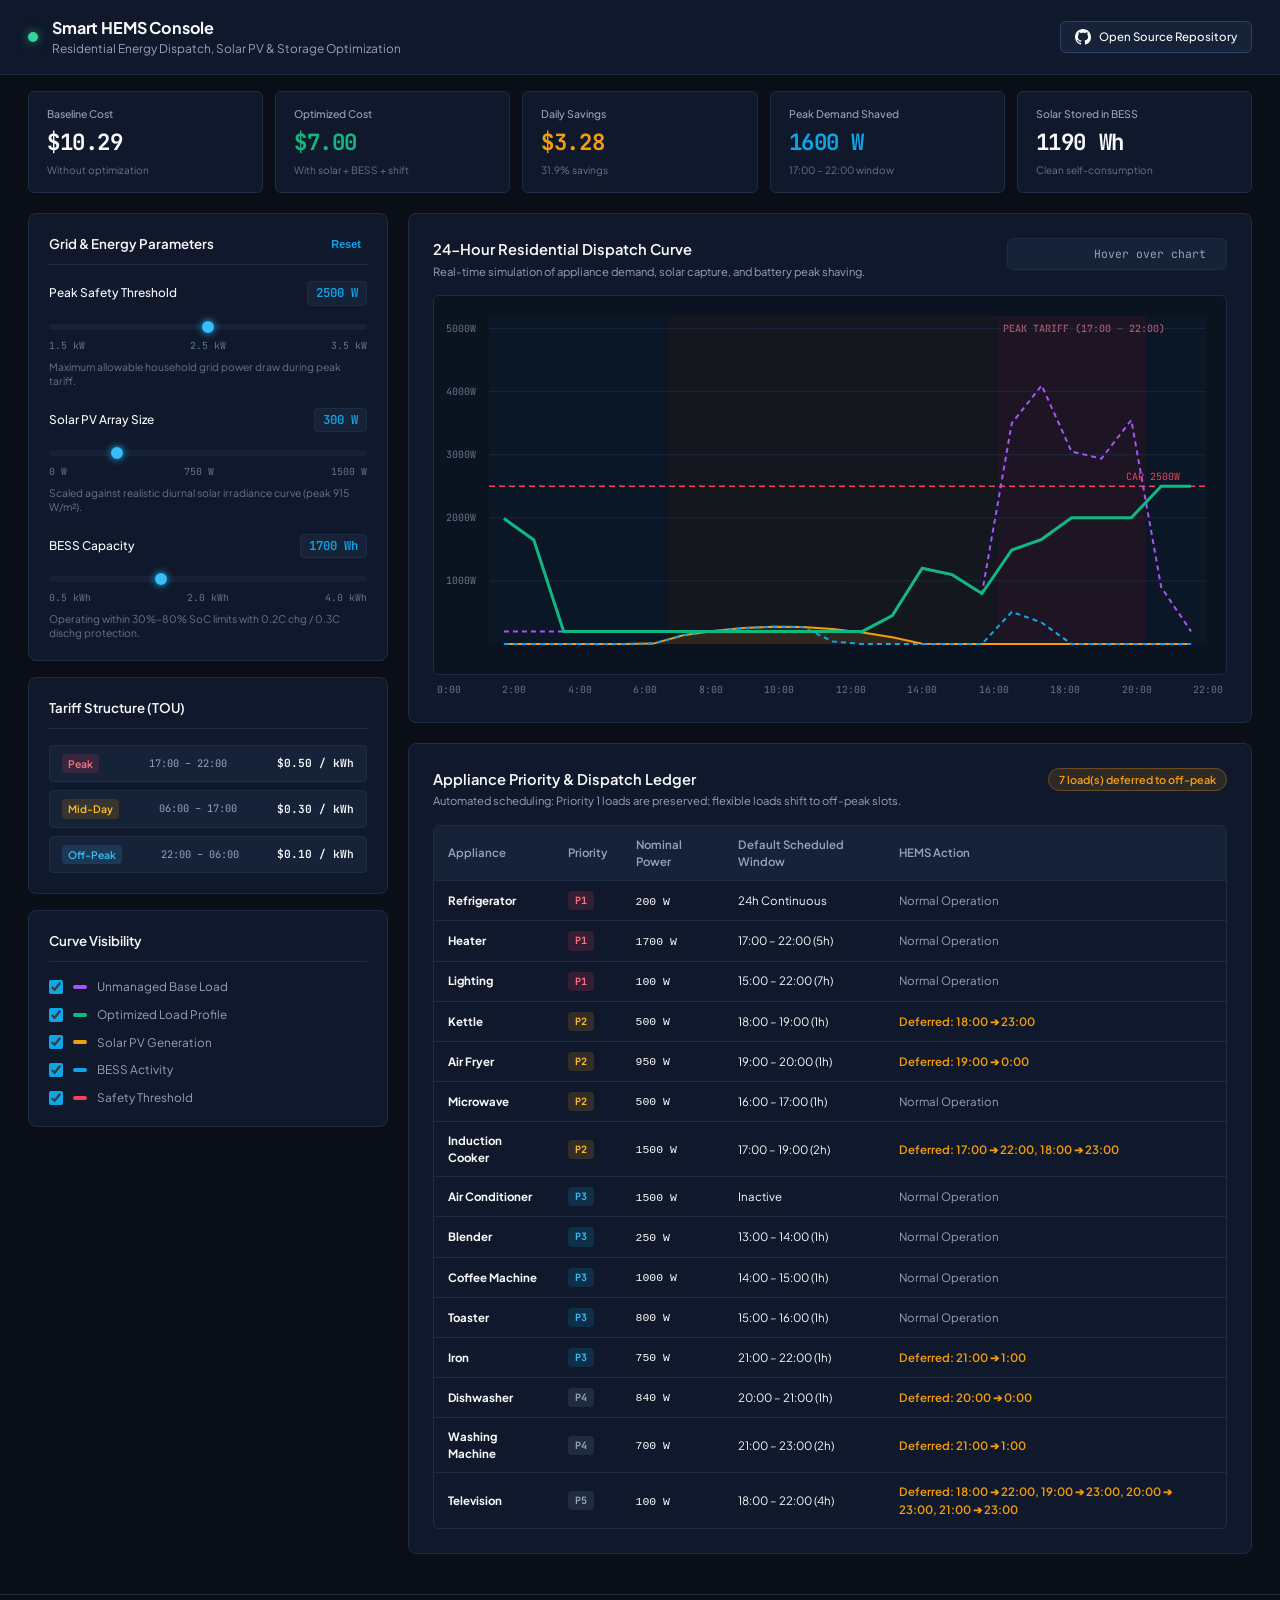
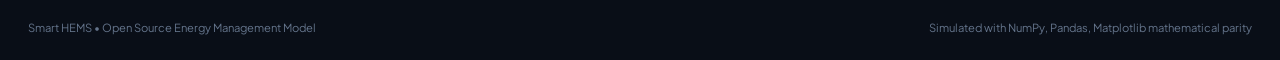
<file: docs/index.html>
<!DOCTYPE html>
<html lang="en">
<head>
  <meta charset="UTF-8">
  <meta name="viewport" content="width=device-width, initial-scale=1.0">
  <title>HEMS Console — Residential Energy Dispatch & Peak Shaving Simulator</title>
  <link rel="preconnect" href="https://fonts.googleapis.com">
  <link rel="preconnect" href="https://fonts.gstatic.com" crossorigin>
  <link href="https://fonts.googleapis.com/css2?family=JetBrains+Mono:wght@400;500;600;700&family=Plus+Jakarta+Sans:wght@400;500;600;700&display=swap" rel="stylesheet">
  <link rel="stylesheet" href="style.css">
</head>
<body>
  <!-- Top Operational Banner -->
  <header class="console-header">
    <div class="header-inner">
      <div class="brand-group">
        <div class="system-indicator active" aria-hidden="true"></div>
        <div>
          <h1 class="brand-title">Smart HEMS Console</h1>
          <p class="brand-desc">Residential Energy Dispatch, Solar PV & Storage Optimization</p>
        </div>
      </div>
      <div class="header-actions">
        <a href="https://github.com/ilter11/smart-hems-sim" class="repo-link" target="_blank" rel="noopener">
          <svg width="16" height="16" viewBox="0 0 16 16" fill="currentColor" aria-hidden="true">
            <path d="M8 0C3.58 0 0 3.58 0 8c0 3.54 2.29 6.53 5.47 7.59.4.07.55-.17.55-.38 0-.19-.01-.82-.01-1.49-2.01.37-2.53-.49-2.69-.94-.09-.23-.48-.94-.82-1.13-.28-.15-.68-.52-.01-.53.63-.01 1.08.58 1.23.82.72 1.21 1.87.87 2.33.66.07-.52.28-.87.51-1.07-1.78-.2-3.64-.89-3.64-3.95 0-.87.31-1.59.82-2.15-.08-.2-.36-1.02.08-2.12 0 0 .67-.21 2.2.82.64-.18 1.32-.27 2-.27.68 0 1.36.09 2 .27 1.53-1.04 2.2-.82 2.2-.82.44 1.1.16 1.92.08 2.12.51.56.82 1.27.82 2.15 0 3.07-1.87 3.75-3.65 3.95.29.25.54.73.54 1.48 0 1.07-.01 1.93-.01 2.2 0 .21.15.46.55.38A8.013 8.013 0 0016 8c0-4.42-3.58-8-8-8z"/>
          </svg>
          Open Source Repository
        </a>
      </div>
    </div>
  </header>

  <!-- Live Telemetry Bar -->
  <section class="telemetry-bar" aria-label="System Metrics">
    <div class="telemetry-item">
      <span class="telemetry-label">Baseline Cost</span>
      <span class="telemetry-val" id="metricBaseCost">$0.00</span>
      <span class="telemetry-sub">Without optimization</span>
    </div>
    <div class="telemetry-item">
      <span class="telemetry-label">Optimized Cost</span>
      <span class="telemetry-val accent-green" id="metricShiftedCost">$0.00</span>
      <span class="telemetry-sub">With solar + BESS + shift</span>
    </div>
    <div class="telemetry-item">
      <span class="telemetry-label">Daily Savings</span>
      <span class="telemetry-val accent-amber" id="metricSavings">$0.00</span>
      <span class="telemetry-sub" id="metricSavingsPct">0% reduction</span>
    </div>
    <div class="telemetry-item">
      <span class="telemetry-label">Peak Demand Shaved</span>
      <span class="telemetry-val accent-cyan" id="metricPeakShaved">0 W</span>
      <span class="telemetry-sub" id="metricPeakWindow">17:00 – 22:00 window</span>
    </div>
    <div class="telemetry-item">
      <span class="telemetry-label">Solar Stored in BESS</span>
      <span class="telemetry-val" id="metricSolarStored">0 Wh</span>
      <span class="telemetry-sub">Clean self-consumption</span>
    </div>
  </section>

  <!-- Primary Workspace -->
  <main class="console-body">
    <div class="layout-grid">
      <!-- Left Rack: Parameters & Controls -->
      <aside class="control-rack">
        <div class="panel-section">
          <div class="panel-header">
            <h2>Grid & Energy Parameters</h2>
            <button type="button" class="btn-text-action" id="btnResetDefaults">Reset</button>
          </div>

          <div class="control-item">
            <div class="control-label-row">
              <label for="inputThreshold">Peak Safety Threshold</label>
              <output for="inputThreshold" id="valThreshold" class="num-readout">2500 W</output>
            </div>
            <input type="range" id="inputThreshold" min="1500" max="3500" step="50" value="2500">
            <div class="scale-ticks">
              <span>1.5 kW</span>
              <span>2.5 kW</span>
              <span>3.5 kW</span>
            </div>
            <p class="field-hint">Maximum allowable household grid power draw during peak tariff.</p>
          </div>

          <div class="control-item">
            <div class="control-label-row">
              <label for="inputSolar">Solar PV Array Size</label>
              <output for="inputSolar" id="valSolar" class="num-readout">300 W</output>
            </div>
            <input type="range" id="inputSolar" min="0" max="1500" step="50" value="300">
            <div class="scale-ticks">
              <span>0 W</span>
              <span>750 W</span>
              <span>1500 W</span>
            </div>
            <p class="field-hint">Scaled against realistic diurnal solar irradiance curve (peak 915 W/m²).</p>
          </div>

          <div class="control-item">
            <div class="control-label-row">
              <label for="inputBattery">BESS Capacity</label>
              <output for="inputBattery" id="valBattery" class="num-readout">1700 Wh</output>
            </div>
            <input type="range" id="inputBattery" min="500" max="4000" step="100" value="1700">
            <div class="scale-ticks">
              <span>0.5 kWh</span>
              <span>2.0 kWh</span>
              <span>4.0 kWh</span>
            </div>
            <p class="field-hint">Operating within 30%–80% SoC limits with 0.2C chg / 0.3C dischg protection.</p>
          </div>
        </div>

        <div class="panel-section">
          <div class="panel-header">
            <h2>Tariff Structure (TOU)</h2>
          </div>
          <div class="tariff-matrix">
            <div class="tariff-row peak">
              <span class="tariff-badge">Peak</span>
              <span class="tariff-hours">17:00 – 22:00</span>
              <span class="tariff-rate">$0.50 / kWh</span>
            </div>
            <div class="tariff-row mid">
              <span class="tariff-badge">Mid-Day</span>
              <span class="tariff-hours">06:00 – 17:00</span>
              <span class="tariff-rate">$0.30 / kWh</span>
            </div>
            <div class="tariff-row off-peak">
              <span class="tariff-badge">Off-Peak</span>
              <span class="tariff-hours">22:00 – 06:00</span>
              <span class="tariff-rate">$0.10 / kWh</span>
            </div>
          </div>
        </div>

        <div class="panel-section">
          <div class="panel-header">
            <h2>Curve Visibility</h2>
          </div>
          <div class="toggle-group" id="curveToggles">
            <label class="toggle-checkbox">
              <input type="checkbox" id="toggleBase" checked>
              <span class="legend-swatch swatch-base"></span>
              <span>Unmanaged Base Load</span>
            </label>
            <label class="toggle-checkbox">
              <input type="checkbox" id="toggleShifted" checked>
              <span class="legend-swatch swatch-shifted"></span>
              <span>Optimized Load Profile</span>
            </label>
            <label class="toggle-checkbox">
              <input type="checkbox" id="toggleSolar" checked>
              <span class="legend-swatch swatch-solar"></span>
              <span>Solar PV Generation</span>
            </label>
            <label class="toggle-checkbox">
              <input type="checkbox" id="toggleBattery" checked>
              <span class="legend-swatch swatch-battery"></span>
              <span>BESS Activity</span>
            </label>
            <label class="toggle-checkbox">
              <input type="checkbox" id="toggleThreshold" checked>
              <span class="legend-swatch swatch-threshold"></span>
              <span>Safety Threshold</span>
            </label>
          </div>
        </div>
      </aside>

      <!-- Center & Right: 24h Visualizer & Dispatch Ledger -->
      <section class="display-deck">
        <!-- Visualizer Canvas Container -->
        <div class="visualizer-panel">
          <div class="visualizer-header">
            <div>
              <h2>24-Hour Residential Dispatch Curve</h2>
              <p class="panel-caption">Real-time simulation of appliance demand, solar capture, and battery peak shaving.</p>
            </div>
            <div class="hover-inspect" id="hoverInspect">
              <span class="inspect-time" id="inspectTime">Hover over chart</span>
              <span class="inspect-val" id="inspectVal"></span>
            </div>
          </div>

          <div class="canvas-wrapper">
            <canvas id="dispatchCanvas" width="960" height="420"></canvas>
          </div>

          <div class="timeline-ticks" id="timelineTicks">
            <!-- 0:00 to 23:00 injected dynamically -->
          </div>
        </div>

        <!-- Appliance Dispatch Ledger -->
        <div class="ledger-panel">
          <div class="ledger-header">
            <div>
              <h2>Appliance Priority & Dispatch Ledger</h2>
              <p class="panel-caption">Automated scheduling: Priority 1 loads are preserved; flexible loads shift to off-peak slots.</p>
            </div>
            <div class="ledger-summary">
              <span id="ledgerShiftCount" class="badge-shifted">0 loads deferred</span>
            </div>
          </div>

          <div class="table-container">
            <table class="ledger-table">
              <thead>
                <tr>
                  <th>Appliance</th>
                  <th>Priority</th>
                  <th>Nominal Power</th>
                  <th>Default Scheduled Window</th>
                  <th>HEMS Action</th>
                </tr>
              </thead>
              <tbody id="applianceTableBody">
                <!-- Rows injected dynamically -->
              </tbody>
            </table>
          </div>
        </div>
      </section>
    </div>
  </main>

  <footer class="console-footer">
    <div class="footer-inner">
      <span>Smart HEMS • Open Source Energy Management Model</span>
      <span>Simulated with NumPy, Pandas, Matplotlib mathematical parity</span>
    </div>
  </footer>

  <script src="app.js"></script>
</body>
</html>
</file>
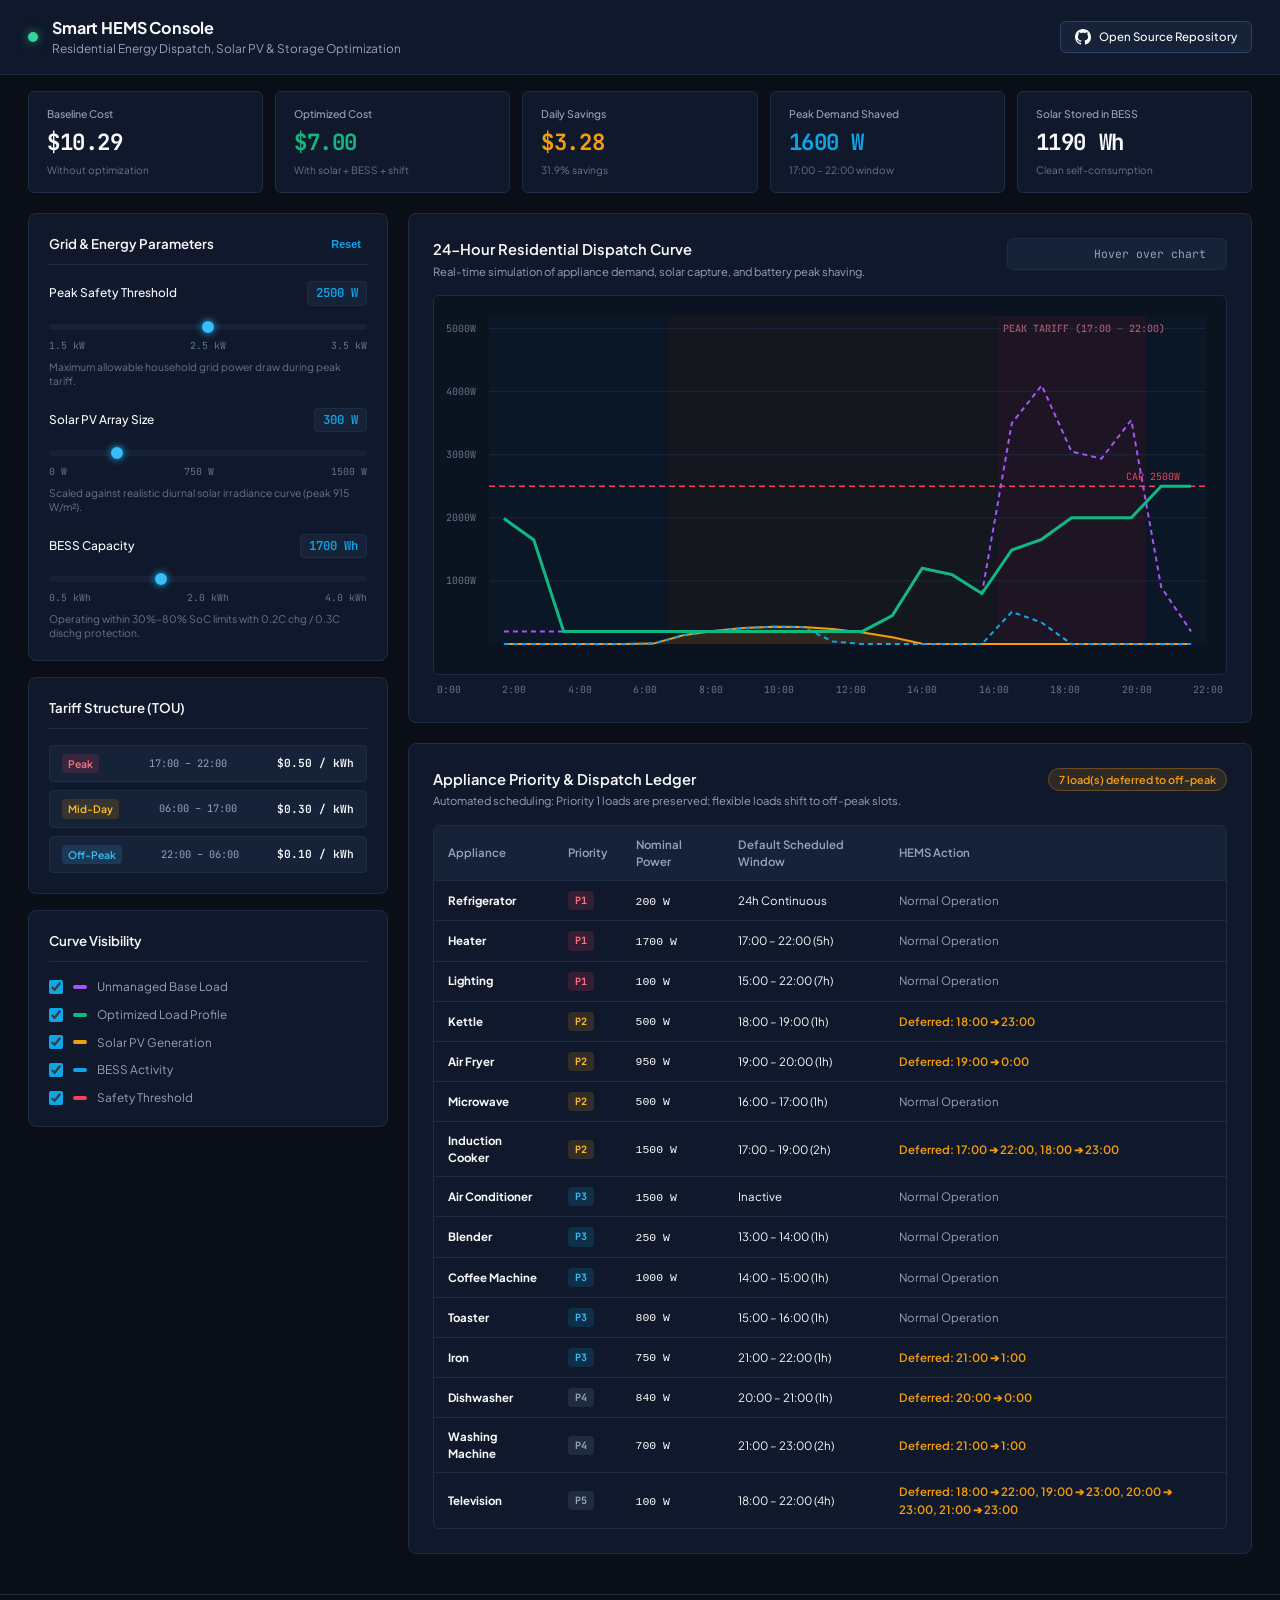
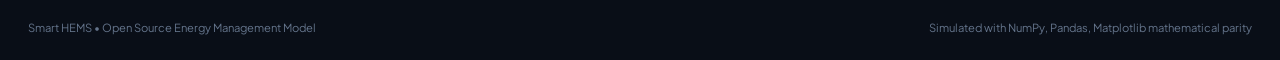
<file: docs/preview_bundle.html>
<!DOCTYPE html>
<html lang="en">
<head>
  <meta charset="UTF-8">
  <meta name="viewport" content="width=device-width, initial-scale=1.0">
  <title>HEMS Console — Residential Energy Dispatch & Peak Shaving Simulator</title>
  <link rel="preconnect" href="https://fonts.googleapis.com">
  <link rel="preconnect" href="https://fonts.gstatic.com" crossorigin>
  <link href="https://fonts.googleapis.com/css2?family=JetBrains+Mono:wght@400;500;600;700&family=Plus+Jakarta+Sans:wght@400;500;600;700&display=swap" rel="stylesheet">
  <style>
/* ==========================================================================
   HEMS Console — Bespoke Stylesheet
   Grounded in physical electrical instrumentation & energy SCADA systems
   ========================================================================== */

:root {
  /* Surface colors */
  --bg-core: #090e17;
  --bg-surface: #10192b;
  --bg-surface-elevated: #162238;
  --bg-surface-active: #1e2e4a;
  --border-subtle: #1e2c45;
  --border-prominent: #2d4268;

  /* Typography */
  --text-primary: #f8fafc;
  --text-secondary: #94a3b8;
  --text-muted: #64748b;
  --font-sans: "Plus Jakarta Sans", -apple-system, BlinkMacSystemFont, "Segoe UI", Roboto, sans-serif;
  --font-mono: "JetBrains Mono", ui-monospace, SFMono-Regular, Menlo, Monaco, Consolas, monospace;

  /* Energy Domain Accents */
  --color-solar: #f59e0b;       /* Solar PV generation amber */
  --color-bess: #0ea5e9;        /* Battery energy storage azure */
  --color-optimized: #10b981;   /* Optimized load pine green */
  --color-unmanaged: #a855f7;   /* Unmanaged base load purple */
  --color-alert: #f43f5e;       /* Grid threshold alert coral */
  --color-offpeak: #38bdf8;

  /* Spacing */
  --radius-sm: 4px;
  --radius-md: 6px;
  --radius-lg: 8px;
}

/* Reset & Foundation */
*, *::before, *::after {
  box-sizing: border-box;
  margin: 0;
  padding: 0;
}

html, body {
  background-color: var(--bg-core);
  color: var(--text-primary);
  font-family: var(--font-sans);
  font-size: 14px;
  line-height: 1.5;
  -webkit-font-smoothing: antialiased;
}

/* Accessible focus styling */
:focus-visible {
  outline: 2px solid var(--color-bess);
  outline-offset: 2px;
}

/* Header */
.console-header {
  background-color: var(--bg-surface);
  border-bottom: 1px solid var(--border-subtle);
  padding: 16px 28px;
}

.header-inner {
  max-width: 1440px;
  margin: 0 auto;
  display: flex;
  align-items: center;
  justify-content: space-between;
}

.brand-group {
  display: flex;
  align-items: center;
  gap: 14px;
}

.system-indicator {
  width: 10px;
  height: 10px;
  border-radius: 50%;
  background-color: #34d399;
  box-shadow: 0 0 10px rgba(52, 211, 153, 0.6);
}

.brand-title {
  font-size: 1.15rem;
  font-weight: 700;
  letter-spacing: -0.01em;
  color: var(--text-primary);
}

.brand-desc {
  font-size: 0.85rem;
  color: var(--text-secondary);
}

.repo-link {
  display: inline-flex;
  align-items: center;
  gap: 8px;
  padding: 6px 14px;
  border: 1px solid var(--border-prominent);
  border-radius: var(--radius-md);
  background-color: var(--bg-surface-elevated);
  color: var(--text-primary);
  text-decoration: none;
  font-size: 0.82rem;
  font-weight: 500;
  transition: background-color 0.15s, border-color 0.15s;
}

.repo-link:hover {
  background-color: var(--bg-surface-active);
  border-color: #3b82f6;
}

/* Telemetry Readout Strip */
.telemetry-bar {
  max-width: 1440px;
  margin: 0 auto;
  padding: 16px 28px 0;
  display: grid;
  grid-template-columns: repeat(auto-fit, minmax(200px, 1fr));
  gap: 12px;
}

.telemetry-item {
  background-color: var(--bg-surface);
  border: 1px solid var(--border-subtle);
  border-radius: var(--radius-md);
  padding: 14px 18px;
  display: flex;
  flex-direction: column;
}

.telemetry-label {
  font-size: 0.75rem;
  color: var(--text-secondary);
  font-weight: 500;
  margin-bottom: 4px;
}

.telemetry-val {
  font-family: var(--font-mono);
  font-size: 1.6rem;
  font-weight: 700;
  letter-spacing: -0.02em;
  color: var(--text-primary);
}

.telemetry-val.accent-green { color: var(--color-optimized); }
.telemetry-val.accent-amber { color: var(--color-solar); }
.telemetry-val.accent-cyan  { color: var(--color-bess); }

.telemetry-sub {
  font-size: 0.72rem;
  color: var(--text-muted);
  margin-top: 4px;
}

/* Console Main Body Layout */
.console-body {
  max-width: 1440px;
  margin: 0 auto;
  padding: 20px 28px 40px;
}

.layout-grid {
  display: grid;
  grid-template-columns: 360px 1fr;
  gap: 20px;
  align-items: start;
}

@media (max-width: 1080px) {
  .layout-grid {
    grid-template-columns: 1fr;
  }
}

/* Control Rack (Left Rail) */
.control-rack {
  display: flex;
  flex-direction: column;
  gap: 16px;
}

.panel-section {
  background-color: var(--bg-surface);
  border: 1px solid var(--border-subtle);
  border-radius: var(--radius-lg);
  padding: 20px;
}

.panel-header {
  display: flex;
  align-items: center;
  justify-content: space-between;
  margin-bottom: 16px;
  padding-bottom: 10px;
  border-bottom: 1px solid var(--border-subtle);
}

.panel-header h2 {
  font-size: 0.95rem;
  font-weight: 600;
  color: var(--text-primary);
}

.btn-text-action {
  background: none;
  border: none;
  color: var(--color-bess);
  font-size: 0.78rem;
  font-weight: 600;
  cursor: pointer;
  padding: 2px 6px;
  border-radius: var(--radius-sm);
}

.btn-text-action:hover {
  background-color: rgba(14, 165, 233, 0.1);
}

/* Controls */
.control-item {
  margin-bottom: 20px;
}

.control-item:last-child {
  margin-bottom: 0;
}

.control-label-row {
  display: flex;
  justify-content: space-between;
  align-items: baseline;
  margin-bottom: 8px;
}

.control-label-row label {
  font-size: 0.85rem;
  font-weight: 500;
  color: var(--text-primary);
}

.num-readout {
  font-family: var(--font-mono);
  font-size: 0.88rem;
  font-weight: 600;
  color: var(--color-bess);
  background: var(--bg-surface-elevated);
  padding: 2px 8px;
  border-radius: var(--radius-sm);
  border: 1px solid var(--border-subtle);
}

/* Precision Range Slider */
input[type="range"] {
  -webkit-appearance: none;
  appearance: none;
  width: 100%;
  height: 6px;
  background: var(--bg-surface-elevated);
  border-radius: 3px;
  outline: none;
  cursor: pointer;
}

input[type="range"]::-webkit-slider-thumb {
  -webkit-appearance: none;
  appearance: none;
  width: 16px;
  height: 16px;
  border-radius: 50%;
  background: #38bdf8;
  border: 2px solid #0c4a6e;
  cursor: pointer;
  box-shadow: 0 0 6px rgba(56, 189, 248, 0.4);
  transition: transform 0.1s;
}

input[type="range"]::-webkit-slider-thumb:hover {
  transform: scale(1.15);
}

.scale-ticks {
  display: flex;
  justify-content: space-between;
  font-family: var(--font-mono);
  font-size: 0.7rem;
  color: var(--text-muted);
  margin-top: 4px;
}

.field-hint {
  font-size: 0.74rem;
  color: var(--text-muted);
  margin-top: 6px;
  line-height: 1.35;
}

/* Tariff Matrix */
.tariff-matrix {
  display: flex;
  flex-direction: column;
  gap: 8px;
}

.tariff-row {
  display: flex;
  align-items: center;
  justify-content: space-between;
  padding: 8px 12px;
  border-radius: var(--radius-sm);
  background-color: var(--bg-surface-elevated);
  border: 1px solid var(--border-subtle);
  font-size: 0.8rem;
}

.tariff-badge {
  font-weight: 600;
  font-size: 0.74rem;
  padding: 2px 6px;
  border-radius: var(--radius-sm);
}

.tariff-row.peak .tariff-badge { background: rgba(244, 63, 94, 0.15); color: #fb7185; }
.tariff-row.mid .tariff-badge { background: rgba(245, 158, 11, 0.15); color: #fbbf24; }
.tariff-row.off-peak .tariff-badge { background: rgba(56, 189, 248, 0.15); color: #38bdf8; }

.tariff-hours {
  color: var(--text-secondary);
  font-family: var(--font-mono);
  font-size: 0.74rem;
}

.tariff-rate {
  font-family: var(--font-mono);
  font-weight: 600;
  color: var(--text-primary);
}

/* Curve Visibility Toggles */
.toggle-group {
  display: flex;
  flex-direction: column;
  gap: 10px;
}

.toggle-checkbox {
  display: flex;
  align-items: center;
  gap: 10px;
  cursor: pointer;
  font-size: 0.84rem;
  color: var(--text-secondary);
  user-select: none;
}

.toggle-checkbox input[type="checkbox"] {
  accent-color: var(--color-bess);
  width: 14px;
  height: 14px;
  cursor: pointer;
}

.legend-swatch {
  width: 14px;
  height: 4px;
  border-radius: 2px;
  display: inline-block;
}

.swatch-base { background-color: var(--color-unmanaged); }
.swatch-shifted { background-color: var(--color-optimized); }
.swatch-solar { background-color: var(--color-solar); }
.swatch-battery { background-color: var(--color-bess); }
.swatch-threshold { background-color: var(--color-alert); }

/* Display Deck (Center / Right) */
.display-deck {
  display: flex;
  flex-direction: column;
  gap: 20px;
}

.visualizer-panel, .ledger-panel {
  background-color: var(--bg-surface);
  border: 1px solid var(--border-subtle);
  border-radius: var(--radius-lg);
  padding: 24px;
}

.visualizer-header, .ledger-header {
  display: flex;
  align-items: flex-start;
  justify-content: space-between;
  margin-bottom: 16px;
  gap: 16px;
}

.visualizer-header h2, .ledger-header h2 {
  font-size: 1.05rem;
  font-weight: 600;
}

.panel-caption {
  font-size: 0.8rem;
  color: var(--text-secondary);
  margin-top: 2px;
}

.hover-inspect {
  font-family: var(--font-mono);
  font-size: 0.82rem;
  background-color: var(--bg-surface-elevated);
  border: 1px solid var(--border-subtle);
  padding: 6px 12px;
  border-radius: var(--radius-md);
  text-align: right;
  min-width: 220px;
}

.inspect-time {
  color: var(--text-secondary);
  margin-right: 8px;
}

.inspect-val {
  font-weight: 600;
  color: var(--color-optimized);
}

/* Canvas Wrapper */
.canvas-wrapper {
  position: relative;
  width: 100%;
  height: 380px;
  background-color: #0b1220;
  border: 1px solid var(--border-subtle);
  border-radius: var(--radius-md);
  overflow: hidden;
}

#dispatchCanvas {
  width: 100%;
  height: 100%;
  display: block;
}

.timeline-ticks {
  display: flex;
  justify-content: space-between;
  font-family: var(--font-mono);
  font-size: 0.7rem;
  color: var(--text-muted);
  margin-top: 8px;
  padding: 0 4px;
}

/* Ledger Panel & Table */
.badge-shifted {
  font-size: 0.78rem;
  font-weight: 600;
  color: var(--color-solar);
  background-color: rgba(245, 158, 11, 0.12);
  border: 1px solid rgba(245, 158, 11, 0.3);
  padding: 4px 10px;
  border-radius: 9999px;
}

.table-container {
  overflow-x: auto;
  border: 1px solid var(--border-subtle);
  border-radius: var(--radius-md);
  margin-top: 12px;
}

.ledger-table {
  width: 100%;
  border-collapse: collapse;
  text-align: left;
  font-size: 0.82rem;
}

.ledger-table th {
  background-color: var(--bg-surface-elevated);
  padding: 10px 14px;
  font-weight: 600;
  color: var(--text-secondary);
  border-bottom: 1px solid var(--border-subtle);
}

.ledger-table td {
  padding: 10px 14px;
  border-bottom: 1px solid var(--border-subtle);
  color: var(--text-primary);
}

.ledger-table tr:last-child td {
  border-bottom: none;
}

.priority-pill {
  display: inline-block;
  font-family: var(--font-mono);
  font-size: 0.72rem;
  font-weight: 700;
  padding: 2px 7px;
  border-radius: var(--radius-sm);
}

.priority-1 { background-color: rgba(244, 63, 94, 0.15); color: #fb7185; }
.priority-2 { background-color: rgba(245, 158, 11, 0.15); color: #fbbf24; }
.priority-3 { background-color: rgba(14, 165, 233, 0.15); color: #38bdf8; }
.priority-4, .priority-5 { background-color: rgba(100, 116, 139, 0.2); color: #94a3b8; }

.status-preserved {
  color: var(--text-secondary);
}

.status-shifted {
  color: var(--color-solar);
  font-weight: 600;
}

/* Footer */
.console-footer {
  border-top: 1px solid var(--border-subtle);
  padding: 24px 28px;
  font-size: 0.8rem;
  color: var(--text-muted);
}

.footer-inner {
  max-width: 1440px;
  margin: 0 auto;
  display: flex;
  justify-content: space-between;
  flex-wrap: wrap;
  gap: 12px;
}

/* Motion accessibility */
@media (prefers-reduced-motion: reduce) {
  *, *::before, *::after {
    animation-duration: 0.01ms !important;
    transition-duration: 0.01ms !important;
  }
}

</style>
</head>
<body>
  <!-- Top Operational Banner -->
  <header class="console-header">
    <div class="header-inner">
      <div class="brand-group">
        <div class="system-indicator active" aria-hidden="true"></div>
        <div>
          <h1 class="brand-title">Smart HEMS Console</h1>
          <p class="brand-desc">Residential Energy Dispatch, Solar PV & Storage Optimization</p>
        </div>
      </div>
      <div class="header-actions">
        <a href="https://github.com/your-username/smart-hems-sim" class="repo-link" target="_blank" rel="noopener">
          <svg width="16" height="16" viewBox="0 0 16 16" fill="currentColor" aria-hidden="true">
            <path d="M8 0C3.58 0 0 3.58 0 8c0 3.54 2.29 6.53 5.47 7.59.4.07.55-.17.55-.38 0-.19-.01-.82-.01-1.49-2.01.37-2.53-.49-2.69-.94-.09-.23-.48-.94-.82-1.13-.28-.15-.68-.52-.01-.53.63-.01 1.08.58 1.23.82.72 1.21 1.87.87 2.33.66.07-.52.28-.87.51-1.07-1.78-.2-3.64-.89-3.64-3.95 0-.87.31-1.59.82-2.15-.08-.2-.36-1.02.08-2.12 0 0 .67-.21 2.2.82.64-.18 1.32-.27 2-.27.68 0 1.36.09 2 .27 1.53-1.04 2.2-.82 2.2-.82.44 1.1.16 1.92.08 2.12.51.56.82 1.27.82 2.15 0 3.07-1.87 3.75-3.65 3.95.29.25.54.73.54 1.48 0 1.07-.01 1.93-.01 2.2 0 .21.15.46.55.38A8.013 8.013 0 0016 8c0-4.42-3.58-8-8-8z"/>
          </svg>
          Open Source Repository
        </a>
      </div>
    </div>
  </header>

  <!-- Live Telemetry Bar -->
  <section class="telemetry-bar" aria-label="System Metrics">
    <div class="telemetry-item">
      <span class="telemetry-label">Baseline Cost</span>
      <span class="telemetry-val" id="metricBaseCost">$0.00</span>
      <span class="telemetry-sub">Without optimization</span>
    </div>
    <div class="telemetry-item">
      <span class="telemetry-label">Optimized Cost</span>
      <span class="telemetry-val accent-green" id="metricShiftedCost">$0.00</span>
      <span class="telemetry-sub">With solar + BESS + shift</span>
    </div>
    <div class="telemetry-item">
      <span class="telemetry-label">Daily Savings</span>
      <span class="telemetry-val accent-amber" id="metricSavings">$0.00</span>
      <span class="telemetry-sub" id="metricSavingsPct">0% reduction</span>
    </div>
    <div class="telemetry-item">
      <span class="telemetry-label">Peak Demand Shaved</span>
      <span class="telemetry-val accent-cyan" id="metricPeakShaved">0 W</span>
      <span class="telemetry-sub" id="metricPeakWindow">17:00 – 22:00 window</span>
    </div>
    <div class="telemetry-item">
      <span class="telemetry-label">Solar Stored in BESS</span>
      <span class="telemetry-val" id="metricSolarStored">0 Wh</span>
      <span class="telemetry-sub">Clean self-consumption</span>
    </div>
  </section>

  <!-- Primary Workspace -->
  <main class="console-body">
    <div class="layout-grid">
      <!-- Left Rack: Parameters & Controls -->
      <aside class="control-rack">
        <div class="panel-section">
          <div class="panel-header">
            <h2>Grid & Energy Parameters</h2>
            <button type="button" class="btn-text-action" id="btnResetDefaults">Reset</button>
          </div>

          <div class="control-item">
            <div class="control-label-row">
              <label for="inputThreshold">Peak Safety Threshold</label>
              <output for="inputThreshold" id="valThreshold" class="num-readout">2500 W</output>
            </div>
            <input type="range" id="inputThreshold" min="1500" max="3500" step="50" value="2500">
            <div class="scale-ticks">
              <span>1.5 kW</span>
              <span>2.5 kW</span>
              <span>3.5 kW</span>
            </div>
            <p class="field-hint">Maximum allowable household grid power draw during peak tariff.</p>
          </div>

          <div class="control-item">
            <div class="control-label-row">
              <label for="inputSolar">Solar PV Array Size</label>
              <output for="inputSolar" id="valSolar" class="num-readout">300 W</output>
            </div>
            <input type="range" id="inputSolar" min="0" max="1500" step="50" value="300">
            <div class="scale-ticks">
              <span>0 W</span>
              <span>750 W</span>
              <span>1500 W</span>
            </div>
            <p class="field-hint">Scaled against realistic diurnal solar irradiance curve (peak 915 W/m²).</p>
          </div>

          <div class="control-item">
            <div class="control-label-row">
              <label for="inputBattery">BESS Capacity</label>
              <output for="inputBattery" id="valBattery" class="num-readout">1700 Wh</output>
            </div>
            <input type="range" id="inputBattery" min="500" max="4000" step="100" value="1700">
            <div class="scale-ticks">
              <span>0.5 kWh</span>
              <span>2.0 kWh</span>
              <span>4.0 kWh</span>
            </div>
            <p class="field-hint">Operating within 30%–80% SoC limits with 0.2C chg / 0.3C dischg protection.</p>
          </div>
        </div>

        <div class="panel-section">
          <div class="panel-header">
            <h2>Tariff Structure (TOU)</h2>
          </div>
          <div class="tariff-matrix">
            <div class="tariff-row peak">
              <span class="tariff-badge">Peak</span>
              <span class="tariff-hours">17:00 – 22:00</span>
              <span class="tariff-rate">$0.50 / kWh</span>
            </div>
            <div class="tariff-row mid">
              <span class="tariff-badge">Mid-Day</span>
              <span class="tariff-hours">06:00 – 17:00</span>
              <span class="tariff-rate">$0.30 / kWh</span>
            </div>
            <div class="tariff-row off-peak">
              <span class="tariff-badge">Off-Peak</span>
              <span class="tariff-hours">22:00 – 06:00</span>
              <span class="tariff-rate">$0.10 / kWh</span>
            </div>
          </div>
        </div>

        <div class="panel-section">
          <div class="panel-header">
            <h2>Curve Visibility</h2>
          </div>
          <div class="toggle-group" id="curveToggles">
            <label class="toggle-checkbox">
              <input type="checkbox" id="toggleBase" checked>
              <span class="legend-swatch swatch-base"></span>
              <span>Unmanaged Base Load</span>
            </label>
            <label class="toggle-checkbox">
              <input type="checkbox" id="toggleShifted" checked>
              <span class="legend-swatch swatch-shifted"></span>
              <span>Optimized Load Profile</span>
            </label>
            <label class="toggle-checkbox">
              <input type="checkbox" id="toggleSolar" checked>
              <span class="legend-swatch swatch-solar"></span>
              <span>Solar PV Generation</span>
            </label>
            <label class="toggle-checkbox">
              <input type="checkbox" id="toggleBattery" checked>
              <span class="legend-swatch swatch-battery"></span>
              <span>BESS Activity</span>
            </label>
            <label class="toggle-checkbox">
              <input type="checkbox" id="toggleThreshold" checked>
              <span class="legend-swatch swatch-threshold"></span>
              <span>Safety Threshold</span>
            </label>
          </div>
        </div>
      </aside>

      <!-- Center & Right: 24h Visualizer & Dispatch Ledger -->
      <section class="display-deck">
        <!-- Visualizer Canvas Container -->
        <div class="visualizer-panel">
          <div class="visualizer-header">
            <div>
              <h2>24-Hour Residential Dispatch Curve</h2>
              <p class="panel-caption">Real-time simulation of appliance demand, solar capture, and battery peak shaving.</p>
            </div>
            <div class="hover-inspect" id="hoverInspect">
              <span class="inspect-time" id="inspectTime">Hover over chart</span>
              <span class="inspect-val" id="inspectVal"></span>
            </div>
          </div>

          <div class="canvas-wrapper">
            <canvas id="dispatchCanvas" width="960" height="420"></canvas>
          </div>

          <div class="timeline-ticks" id="timelineTicks">
            <!-- 0:00 to 23:00 injected dynamically -->
          </div>
        </div>

        <!-- Appliance Dispatch Ledger -->
        <div class="ledger-panel">
          <div class="ledger-header">
            <div>
              <h2>Appliance Priority & Dispatch Ledger</h2>
              <p class="panel-caption">Automated scheduling: Priority 1 loads are preserved; flexible loads shift to off-peak slots.</p>
            </div>
            <div class="ledger-summary">
              <span id="ledgerShiftCount" class="badge-shifted">0 loads deferred</span>
            </div>
          </div>

          <div class="table-container">
            <table class="ledger-table">
              <thead>
                <tr>
                  <th>Appliance</th>
                  <th>Priority</th>
                  <th>Nominal Power</th>
                  <th>Default Scheduled Window</th>
                  <th>HEMS Action</th>
                </tr>
              </thead>
              <tbody id="applianceTableBody">
                <!-- Rows injected dynamically -->
              </tbody>
            </table>
          </div>
        </div>
      </section>
    </div>
  </main>

  <footer class="console-footer">
    <div class="footer-inner">
      <span>Smart HEMS • Open Source Energy Management Model</span>
      <span>Simulated with NumPy, Pandas, Matplotlib mathematical parity</span>
    </div>
  </footer>

  <script>
/**
 * Smart HEMS Console Simulation Engine & Visualizer
 * Grounded in physics-based solar irradiance, BESS constraints, and priority dispatch.
 */

// Domain Constants & Data
const HOURLY_IRRADIANCE = [
  0.0, 0.0, 0.0, 0.0, 0.0, 20.39, 461.84, 689.81, 844.62, 915.64,
  898.18, 793.38, 608.26, 355.69, 10.56, 0.0, 0.0, 0.0, 0.0, 0.0,
  0.0, 0.0, 0.0, 0.0
];

const TARIFF_RATES = {
  peak: 0.50,     // 17:00 – 22:00
  mid: 0.30,      // 06:00 – 17:00
  off_peak: 0.10  // 22:00 – 06:00
};

const DEFAULT_APPLIANCES = [
  { name: "Refrigerator", power: 200, priority: 1, category: "critical", slots: Array.from({length: 24}, (_, i) => i) },
  { name: "Heater", power: 1700, priority: 1, category: "critical", slots: [17, 18, 19, 20, 21] },
  { name: "Lighting", power: 100, priority: 1, category: "critical", slots: [15, 16, 17, 18, 19, 20, 21] },
  { name: "Kettle", power: 500, priority: 2, category: "flexible", slots: [18] },
  { name: "Air Fryer", power: 950, priority: 2, category: "flexible", slots: [19] },
  { name: "Microwave", power: 500, priority: 2, category: "flexible", slots: [16] },
  { name: "Induction Cooker", power: 1500, priority: 2, category: "flexible", slots: [17, 18] },
  { name: "Air Conditioner", power: 1500, priority: 3, category: "flexible", slots: [] },
  { name: "Blender", power: 250, priority: 3, category: "flexible", slots: [13] },
  { name: "Coffee Machine", power: 1000, priority: 3, category: "flexible", slots: [14] },
  { name: "Toaster", power: 800, priority: 3, category: "flexible", slots: [15] },
  { name: "Iron", power: 750, priority: 3, category: "deferrable", slots: [21] },
  { name: "Dishwasher", power: 840, priority: 4, category: "deferrable", slots: [20] },
  { name: "Washing Machine", power: 700, priority: 4, category: "deferrable", slots: [21, 22] },
  { name: "Television", power: 100, priority: 5, category: "deferrable", slots: [18, 19, 20, 21] }
];

// State & DOM Elements
let currentSimulation = null;
let hoveredHour = null;

const elThreshold = document.getElementById("inputThreshold");
const elSolar = document.getElementById("inputSolar");
const elBattery = document.getElementById("inputBattery");

const outThreshold = document.getElementById("valThreshold");
const outSolar = document.getElementById("valSolar");
const outBattery = document.getElementById("valBattery");

const elReset = document.getElementById("btnResetDefaults");
const canvas = document.getElementById("dispatchCanvas");
const ctx = canvas.getContext("2d");

const toggleBase = document.getElementById("toggleBase");
const toggleShifted = document.getElementById("toggleShifted");
const toggleSolar = document.getElementById("toggleSolar");
const toggleBattery = document.getElementById("toggleBattery");
const toggleThreshold = document.getElementById("toggleThreshold");

// Main Simulation Pipeline
function runSimulation() {
  const threshold = parseFloat(elThreshold.value);
  const solarRating = parseFloat(elSolar.value);
  const batteryCap = parseFloat(elBattery.value);

  outThreshold.textContent = `${threshold} W`;
  outSolar.textContent = `${solarRating} W`;
  outBattery.textContent = `${batteryCap} Wh`;

  const hours = Array.from({length: 24}, (_, i) => i);
  const peakHours = [17, 18, 19, 20, 21];
  const offPeakHours = [22, 23, 0, 1, 2, 3, 4, 5];

  // 1. Calculate Base Profile
  const baseProfile = new Array(24).fill(0);
  DEFAULT_APPLIANCES.forEach(app => {
    app.slots.forEach(h => {
      if (h >= 0 && h < 24) baseProfile[h] += app.power;
    });
  });

  // 2. Solar PV Output
  const solarOutput = HOURLY_IRRADIANCE.map(irr => (irr / 1000.0) * solarRating);

  // 3. Battery Management
  const batteryProfile = new Array(24).fill(0);
  let batterySoC = 0.1 * batteryCap;
  const maxCharge = 0.8 * batteryCap;
  const minDischarge = 0.3 * batteryCap;
  const chargeRate = 0.2 * batteryCap;
  const dischargeRate = 0.3 * batteryCap;
  let totalSolarStored = 0;

  const shiftedProfile = [...baseProfile];

  for (let h = 0; h < 24; h++) {
    const isPeak = peakHours.includes(h);
    // Daytime Solar Charging
    if (!isPeak && batterySoC < maxCharge) {
      const availableSolar = solarOutput[h];
      const chg = Math.min(chargeRate, maxCharge - batterySoC, availableSolar);
      if (chg > 0) {
        batteryProfile[h] += chg;
        batterySoC += chg;
        totalSolarStored += chg;
      }
    }
    // Peak Shaving Discharge
    else if (isPeak && batterySoC > minDischarge) {
      const excessLoad = Math.max(0, shiftedProfile[h] - threshold);
      if (excessLoad > 0) {
        const dischg = Math.min(dischargeRate, batterySoC - minDischarge, excessLoad);
        batteryProfile[h] -= dischg;
        shiftedProfile[h] -= dischg;
        batterySoC -= dischg;
      }
    }
  }

  // 4. Priority-Based Load Shifting
  // Deep clone appliances to track dispatched slots
  const dispatchedAppliances = DEFAULT_APPLIANCES.map(a => ({
    ...a,
    currentSlots: [...a.slots],
    shiftedLogs: []
  }));

  // Sort lowest priority first (5 down to 2)
  dispatchedAppliances.sort((a, b) => b.priority - a.priority);

  peakHours.forEach(h => {
    while (shiftedProfile[h] > threshold) {
      let shiftedAny = false;
      for (let app of dispatchedAppliances) {
        if (app.priority > 1 && app.currentSlots.includes(h)) {
          // Find first viable off-peak hour
          for (let offH of offPeakHours) {
            if (shiftedProfile[offH] + app.power <= threshold) {
              // Shift
              shiftedProfile[h] -= app.power;
              shiftedProfile[offH] += app.power;
              app.currentSlots = app.currentSlots.filter(s => s !== h);
              app.currentSlots.push(offH);
              app.shiftedLogs.push({ from: h, to: offH });
              shiftedAny = true;
              break;
            }
          }
          if (shiftedAny) break;
        }
      }
      if (!shiftedAny) break; // Cannot shift further
    }
  });

  // 5. Cost Computation
  let baseCost = 0;
  let shiftedCost = 0;
  for (let h = 0; h < 24; h++) {
    let rate = TARIFF_RATES.off_peak;
    if (peakHours.includes(h)) rate = TARIFF_RATES.peak;
    else if (h >= 6 && h < 17) rate = TARIFF_RATES.mid;

    baseCost += (baseProfile[h] / 1000.0) * rate;
    shiftedCost += (shiftedProfile[h] / 1000.0) * rate;
  }

  const savings = Math.max(0, baseCost - shiftedCost);
  const savingsPct = baseCost > 0 ? (savings / baseCost) * 100 : 0;
  const maxBase = Math.max(...baseProfile);
  const maxShifted = Math.max(...shiftedProfile);
  const peakShaved = Math.max(0, maxBase - maxShifted);

  currentSimulation = {
    threshold,
    solarRating,
    batteryCap,
    hours,
    baseProfile,
    shiftedProfile,
    batteryProfile,
    solarOutput,
    baseCost,
    shiftedCost,
    savings,
    savingsPct,
    peakShaved,
    totalSolarStored,
    dispatchedAppliances
  };

  updateTelemetry();
  renderCanvas();
  renderApplianceTable();
}

// Telemetry & UI updates
function updateTelemetry() {
  const s = currentSimulation;
  document.getElementById("metricBaseCost").textContent = `$${s.baseCost.toFixed(2)}`;
  document.getElementById("metricShiftedCost").textContent = `$${s.shiftedCost.toFixed(2)}`;
  document.getElementById("metricSavings").textContent = `$${s.savings.toFixed(2)}`;
  document.getElementById("metricSavingsPct").textContent = `${s.savingsPct.toFixed(1)}% savings`;
  document.getElementById("metricPeakShaved").textContent = `${s.peakShaved.toFixed(0)} W`;
  document.getElementById("metricSolarStored").textContent = `${s.totalSolarStored.toFixed(0)} Wh`;
}

// Canvas Rendering
function renderCanvas() {
  const dpr = window.devicePixelRatio || 1;
  const rect = canvas.getBoundingClientRect();
  canvas.width = rect.width * dpr;
  canvas.height = rect.height * dpr;
  ctx.resetTransform();
  ctx.scale(dpr, dpr);

  const W = rect.width;
  const H = rect.height;
  const padLeft = 55;
  const padRight = 20;
  const padTop = 20;
  const padBottom = 30;

  const chartW = W - padLeft - padRight;
  const chartH = H - padTop - padBottom;

  ctx.clearRect(0, 0, W, H);

  // Background Tariff Zones
  const hourToX = h => padLeft + (h / 24) * chartW;
  const maxPower = 5200; // Top Y axis
  const powerToY = p => padTop + chartH - (p / maxPower) * chartH;

  // Draw Tariff Shading
  // Off-peak 0-6
  ctx.fillStyle = "rgba(56, 189, 248, 0.03)";
  ctx.fillRect(hourToX(0), padTop, hourToX(6) - hourToX(0), chartH);

  // Mid-day 6-17
  ctx.fillStyle = "rgba(245, 158, 11, 0.04)";
  ctx.fillRect(hourToX(6), padTop, hourToX(17) - hourToX(6), chartH);

  // Peak 17-22
  ctx.fillStyle = "rgba(244, 63, 94, 0.08)";
  ctx.fillRect(hourToX(17), padTop, hourToX(22) - hourToX(17), chartH);

  // Off-peak 22-24
  ctx.fillStyle = "rgba(56, 189, 248, 0.03)";
  ctx.fillRect(hourToX(22), padTop, hourToX(24) - hourToX(22), chartH);

  // Peak Window Label
  ctx.fillStyle = "rgba(251, 113, 133, 0.7)";
  ctx.font = "600 10px 'JetBrains Mono', monospace";
  ctx.fillText("PEAK TARIFF (17:00 – 22:00)", hourToX(17) + 6, padTop + 16);

  // Horizontal Grid Lines
  ctx.lineWidth = 1;
  ctx.strokeStyle = "rgba(34, 51, 84, 0.6)";
  ctx.fillStyle = "#64748b";
  ctx.font = "10px 'JetBrains Mono', monospace";

  for (let p = 1000; p <= 5000; p += 1000) {
    const y = powerToY(p);
    ctx.beginPath();
    ctx.moveTo(padLeft, y);
    ctx.lineTo(W - padRight, y);
    ctx.stroke();
    ctx.fillText(`${p}W`, 12, y + 3);
  }

  // Threshold Line
  if (toggleThreshold.checked) {
    const yThresh = powerToY(currentSimulation.threshold);
    ctx.save();
    ctx.strokeStyle = "#f43f5e";
    ctx.lineWidth = 1.5;
    ctx.setLineDash([6, 4]);
    ctx.beginPath();
    ctx.moveTo(padLeft, yThresh);
    ctx.lineTo(W - padRight, yThresh);
    ctx.stroke();
    ctx.fillStyle = "#f43f5e";
    ctx.fillText(`CAP ${currentSimulation.threshold}W`, W - padRight - 80, yThresh - 6);
    ctx.restore();
  }

  // Draw Curve Helper
  const drawCurve = (data, strokeColor, lineWidth, isDashed = false) => {
    ctx.save();
    ctx.strokeStyle = strokeColor;
    ctx.lineWidth = lineWidth;
    if (isDashed) ctx.setLineDash([5, 4]);
    ctx.beginPath();

    for (let h = 0; h < 24; h++) {
      const x = hourToX(h + 0.5);
      const y = powerToY(data[h]);
      if (h === 0) ctx.moveTo(x, y);
      else ctx.lineTo(x, y);
    }
    ctx.stroke();
    ctx.restore();
  };

  // Solar Output (Area + Curve)
  if (toggleSolar.checked) {
    ctx.save();
    ctx.fillStyle = "rgba(245, 158, 11, 0.12)";
    ctx.beginPath();
    ctx.moveTo(hourToX(0.5), powerToY(0));
    for (let h = 0; h < 24; h++) {
      ctx.lineTo(hourToX(h + 0.5), powerToY(currentSimulation.solarOutput[h]));
    }
    ctx.lineTo(hourToX(23.5), powerToY(0));
    ctx.closePath();
    ctx.fill();
    ctx.restore();
    drawCurve(currentSimulation.solarOutput, "#f59e0b", 2);
  }

  // Battery Profile
  if (toggleBattery.checked) {
    drawCurve(currentSimulation.batteryProfile.map(b => Math.abs(b)), "#0ea5e9", 2, true);
  }

  // Base Profile
  if (toggleBase.checked) {
    drawCurve(currentSimulation.baseProfile, "#a855f7", 2, true);
  }

  // Shifted Optimized Profile
  if (toggleShifted.checked) {
    drawCurve(currentSimulation.shiftedProfile, "#10b981", 3);
  }

  // Hover Indicator
  if (hoveredHour !== null && hoveredHour >= 0 && hoveredHour < 24) {
    const x = hourToX(hoveredHour + 0.5);
    ctx.save();
    ctx.strokeStyle = "#38bdf8";
    ctx.lineWidth = 1;
    ctx.setLineDash([3, 3]);
    ctx.beginPath();
    ctx.moveTo(x, padTop);
    ctx.lineTo(x, padTop + chartH);
    ctx.stroke();

    // Dot on shifted profile
    const yShift = powerToY(currentSimulation.shiftedProfile[hoveredHour]);
    ctx.fillStyle = "#10b981";
    ctx.beginPath();
    ctx.arc(x, yShift, 4, 0, Math.PI * 2);
    ctx.fill();
    ctx.restore();
  }
}

// Appliance Ledger Table Rendering
function renderApplianceTable() {
  const tbody = document.getElementById("applianceTableBody");
  tbody.innerHTML = "";
  let shiftCount = 0;

  // Restore original ordering for the table
  const apps = [...currentSimulation.dispatchedAppliances].sort((a, b) => a.priority - b.priority);

  apps.forEach(app => {
    const tr = document.createElement("tr");

    // Format Scheduled Window
    let windowText = "Inactive";
    if (app.slots.length === 24) windowText = "24h Continuous";
    else if (app.slots.length > 0) {
      windowText = `${Math.min(...app.slots)}:00 – ${Math.max(...app.slots) + 1}:00 (${app.slots.length}h)`;
    }

    // Action status
    let actionHtml = `<span class="status-preserved">Normal Operation</span>`;
    if (app.shiftedLogs.length > 0) {
      shiftCount++;
      const moves = app.shiftedLogs.map(l => `${l.from}:00 ➔ ${l.to}:00`).join(", ");
      actionHtml = `<span class="status-shifted">Deferred: ${moves}</span>`;
    }

    tr.innerHTML = `
      <td><strong>${app.name}</strong></td>
      <td><span class="priority-pill priority-${app.priority}">P${app.priority}</span></td>
      <td><code>${app.power} W</code></td>
      <td>${windowText}</td>
      <td>${actionHtml}</td>
    `;
    tbody.appendChild(tr);
  });

  document.getElementById("ledgerShiftCount").textContent = `${shiftCount} load(s) deferred to off-peak`;
}

// Timeline ticks builder
function initTimelineTicks() {
  const container = document.getElementById("timelineTicks");
  container.innerHTML = "";
  for (let h = 0; h < 24; h += 2) {
    const span = document.createElement("span");
    span.textContent = `${h}:00`;
    container.appendChild(span);
  }
}

// Interactive Hover Inspection on Canvas
canvas.addEventListener("mousemove", (e) => {
  const rect = canvas.getBoundingClientRect();
  const mouseX = e.clientX - rect.left;
  const padLeft = 55;
  const padRight = 20;
  const chartW = rect.width - padLeft - padRight;

  if (mouseX >= padLeft && mouseX <= rect.width - padRight) {
    const frac = (mouseX - padLeft) / chartW;
    const hour = Math.min(23, Math.max(0, Math.floor(frac * 24)));
    hoveredHour = hour;

    if (currentSimulation) {
      const base = currentSimulation.baseProfile[hour];
      const opt = currentSimulation.shiftedProfile[hour];
      const diff = base - opt;
      const hourStr = `${hour.toString().padStart(2, '0')}:00`;

      document.getElementById("inspectTime").textContent = `Hour ${hourStr}:`;
      document.getElementById("inspectVal").innerHTML = `
        Base: <strong>${base}W</strong> | Optimized: <strong>${opt}W</strong> 
        ${diff > 0 ? `<span style="color:#f59e0b">(-${diff}W shaved)</span>` : ''}
      `;
    }
  } else {
    hoveredHour = null;
    document.getElementById("inspectTime").textContent = "Hover over chart";
    document.getElementById("inspectVal").textContent = "";
  }
  renderCanvas();
});

canvas.addEventListener("mouseleave", () => {
  hoveredHour = null;
  document.getElementById("inspectTime").textContent = "Hover over chart";
  document.getElementById("inspectVal").textContent = "";
  renderCanvas();
});

// Event Listeners
[elThreshold, elSolar, elBattery].forEach(input => {
  input.addEventListener("input", runSimulation);
});

[toggleBase, toggleShifted, toggleSolar, toggleBattery, toggleThreshold].forEach(chk => {
  chk.addEventListener("change", renderCanvas);
});

elReset.addEventListener("click", () => {
  elThreshold.value = 2500;
  elSolar.value = 300;
  elBattery.value = 1700;
  runSimulation();
});

window.addEventListener("resize", renderCanvas);

// Initialize
initTimelineTicks();
runSimulation();

</script>
</body>
</html>
</file>
<file: docs/style.css>
/* ==========================================================================
   HEMS Console — Bespoke Stylesheet
   Grounded in physical electrical instrumentation & energy SCADA systems
   ========================================================================== */

:root {
  /* Surface colors */
  --bg-core: #090e17;
  --bg-surface: #10192b;
  --bg-surface-elevated: #162238;
  --bg-surface-active: #1e2e4a;
  --border-subtle: #1e2c45;
  --border-prominent: #2d4268;

  /* Typography */
  --text-primary: #f8fafc;
  --text-secondary: #94a3b8;
  --text-muted: #64748b;
  --font-sans: "Plus Jakarta Sans", -apple-system, BlinkMacSystemFont, "Segoe UI", Roboto, sans-serif;
  --font-mono: "JetBrains Mono", ui-monospace, SFMono-Regular, Menlo, Monaco, Consolas, monospace;

  /* Energy Domain Accents */
  --color-solar: #f59e0b;       /* Solar PV generation amber */
  --color-bess: #0ea5e9;        /* Battery energy storage azure */
  --color-optimized: #10b981;   /* Optimized load pine green */
  --color-unmanaged: #a855f7;   /* Unmanaged base load purple */
  --color-alert: #f43f5e;       /* Grid threshold alert coral */
  --color-offpeak: #38bdf8;

  /* Spacing */
  --radius-sm: 4px;
  --radius-md: 6px;
  --radius-lg: 8px;
}

/* Reset & Foundation */
*, *::before, *::after {
  box-sizing: border-box;
  margin: 0;
  padding: 0;
}

html, body {
  background-color: var(--bg-core);
  color: var(--text-primary);
  font-family: var(--font-sans);
  font-size: 14px;
  line-height: 1.5;
  -webkit-font-smoothing: antialiased;
}

/* Accessible focus styling */
:focus-visible {
  outline: 2px solid var(--color-bess);
  outline-offset: 2px;
}

/* Header */
.console-header {
  background-color: var(--bg-surface);
  border-bottom: 1px solid var(--border-subtle);
  padding: 16px 28px;
}

.header-inner {
  max-width: 1440px;
  margin: 0 auto;
  display: flex;
  align-items: center;
  justify-content: space-between;
}

.brand-group {
  display: flex;
  align-items: center;
  gap: 14px;
}

.system-indicator {
  width: 10px;
  height: 10px;
  border-radius: 50%;
  background-color: #34d399;
  box-shadow: 0 0 10px rgba(52, 211, 153, 0.6);
}

.brand-title {
  font-size: 1.15rem;
  font-weight: 700;
  letter-spacing: -0.01em;
  color: var(--text-primary);
}

.brand-desc {
  font-size: 0.85rem;
  color: var(--text-secondary);
}

.repo-link {
  display: inline-flex;
  align-items: center;
  gap: 8px;
  padding: 6px 14px;
  border: 1px solid var(--border-prominent);
  border-radius: var(--radius-md);
  background-color: var(--bg-surface-elevated);
  color: var(--text-primary);
  text-decoration: none;
  font-size: 0.82rem;
  font-weight: 500;
  transition: background-color 0.15s, border-color 0.15s;
}

.repo-link:hover {
  background-color: var(--bg-surface-active);
  border-color: #3b82f6;
}

/* Telemetry Readout Strip */
.telemetry-bar {
  max-width: 1440px;
  margin: 0 auto;
  padding: 16px 28px 0;
  display: grid;
  grid-template-columns: repeat(auto-fit, minmax(200px, 1fr));
  gap: 12px;
}

.telemetry-item {
  background-color: var(--bg-surface);
  border: 1px solid var(--border-subtle);
  border-radius: var(--radius-md);
  padding: 14px 18px;
  display: flex;
  flex-direction: column;
}

.telemetry-label {
  font-size: 0.75rem;
  color: var(--text-secondary);
  font-weight: 500;
  margin-bottom: 4px;
}

.telemetry-val {
  font-family: var(--font-mono);
  font-size: 1.6rem;
  font-weight: 700;
  letter-spacing: -0.02em;
  color: var(--text-primary);
}

.telemetry-val.accent-green { color: var(--color-optimized); }
.telemetry-val.accent-amber { color: var(--color-solar); }
.telemetry-val.accent-cyan  { color: var(--color-bess); }

.telemetry-sub {
  font-size: 0.72rem;
  color: var(--text-muted);
  margin-top: 4px;
}

/* Console Main Body Layout */
.console-body {
  max-width: 1440px;
  margin: 0 auto;
  padding: 20px 28px 40px;
}

.layout-grid {
  display: grid;
  grid-template-columns: 360px 1fr;
  gap: 20px;
  align-items: start;
}

@media (max-width: 1080px) {
  .layout-grid {
    grid-template-columns: 1fr;
  }
}

/* Control Rack (Left Rail) */
.control-rack {
  display: flex;
  flex-direction: column;
  gap: 16px;
}

.panel-section {
  background-color: var(--bg-surface);
  border: 1px solid var(--border-subtle);
  border-radius: var(--radius-lg);
  padding: 20px;
}

.panel-header {
  display: flex;
  align-items: center;
  justify-content: space-between;
  margin-bottom: 16px;
  padding-bottom: 10px;
  border-bottom: 1px solid var(--border-subtle);
}

.panel-header h2 {
  font-size: 0.95rem;
  font-weight: 600;
  color: var(--text-primary);
}

.btn-text-action {
  background: none;
  border: none;
  color: var(--color-bess);
  font-size: 0.78rem;
  font-weight: 600;
  cursor: pointer;
  padding: 2px 6px;
  border-radius: var(--radius-sm);
}

.btn-text-action:hover {
  background-color: rgba(14, 165, 233, 0.1);
}

/* Controls */
.control-item {
  margin-bottom: 20px;
}

.control-item:last-child {
  margin-bottom: 0;
}

.control-label-row {
  display: flex;
  justify-content: space-between;
  align-items: baseline;
  margin-bottom: 8px;
}

.control-label-row label {
  font-size: 0.85rem;
  font-weight: 500;
  color: var(--text-primary);
}

.num-readout {
  font-family: var(--font-mono);
  font-size: 0.88rem;
  font-weight: 600;
  color: var(--color-bess);
  background: var(--bg-surface-elevated);
  padding: 2px 8px;
  border-radius: var(--radius-sm);
  border: 1px solid var(--border-subtle);
}

/* Precision Range Slider */
input[type="range"] {
  -webkit-appearance: none;
  appearance: none;
  width: 100%;
  height: 6px;
  background: var(--bg-surface-elevated);
  border-radius: 3px;
  outline: none;
  cursor: pointer;
}

input[type="range"]::-webkit-slider-thumb {
  -webkit-appearance: none;
  appearance: none;
  width: 16px;
  height: 16px;
  border-radius: 50%;
  background: #38bdf8;
  border: 2px solid #0c4a6e;
  cursor: pointer;
  box-shadow: 0 0 6px rgba(56, 189, 248, 0.4);
  transition: transform 0.1s;
}

input[type="range"]::-webkit-slider-thumb:hover {
  transform: scale(1.15);
}

.scale-ticks {
  display: flex;
  justify-content: space-between;
  font-family: var(--font-mono);
  font-size: 0.7rem;
  color: var(--text-muted);
  margin-top: 4px;
}

.field-hint {
  font-size: 0.74rem;
  color: var(--text-muted);
  margin-top: 6px;
  line-height: 1.35;
}

/* Tariff Matrix */
.tariff-matrix {
  display: flex;
  flex-direction: column;
  gap: 8px;
}

.tariff-row {
  display: flex;
  align-items: center;
  justify-content: space-between;
  padding: 8px 12px;
  border-radius: var(--radius-sm);
  background-color: var(--bg-surface-elevated);
  border: 1px solid var(--border-subtle);
  font-size: 0.8rem;
}

.tariff-badge {
  font-weight: 600;
  font-size: 0.74rem;
  padding: 2px 6px;
  border-radius: var(--radius-sm);
}

.tariff-row.peak .tariff-badge { background: rgba(244, 63, 94, 0.15); color: #fb7185; }
.tariff-row.mid .tariff-badge { background: rgba(245, 158, 11, 0.15); color: #fbbf24; }
.tariff-row.off-peak .tariff-badge { background: rgba(56, 189, 248, 0.15); color: #38bdf8; }

.tariff-hours {
  color: var(--text-secondary);
  font-family: var(--font-mono);
  font-size: 0.74rem;
}

.tariff-rate {
  font-family: var(--font-mono);
  font-weight: 600;
  color: var(--text-primary);
}

/* Curve Visibility Toggles */
.toggle-group {
  display: flex;
  flex-direction: column;
  gap: 10px;
}

.toggle-checkbox {
  display: flex;
  align-items: center;
  gap: 10px;
  cursor: pointer;
  font-size: 0.84rem;
  color: var(--text-secondary);
  user-select: none;
}

.toggle-checkbox input[type="checkbox"] {
  accent-color: var(--color-bess);
  width: 14px;
  height: 14px;
  cursor: pointer;
}

.legend-swatch {
  width: 14px;
  height: 4px;
  border-radius: 2px;
  display: inline-block;
}

.swatch-base { background-color: var(--color-unmanaged); }
.swatch-shifted { background-color: var(--color-optimized); }
.swatch-solar { background-color: var(--color-solar); }
.swatch-battery { background-color: var(--color-bess); }
.swatch-threshold { background-color: var(--color-alert); }

/* Display Deck (Center / Right) */
.display-deck {
  display: flex;
  flex-direction: column;
  gap: 20px;
}

.visualizer-panel, .ledger-panel {
  background-color: var(--bg-surface);
  border: 1px solid var(--border-subtle);
  border-radius: var(--radius-lg);
  padding: 24px;
}

.visualizer-header, .ledger-header {
  display: flex;
  align-items: flex-start;
  justify-content: space-between;
  margin-bottom: 16px;
  gap: 16px;
}

.visualizer-header h2, .ledger-header h2 {
  font-size: 1.05rem;
  font-weight: 600;
}

.panel-caption {
  font-size: 0.8rem;
  color: var(--text-secondary);
  margin-top: 2px;
}

.hover-inspect {
  font-family: var(--font-mono);
  font-size: 0.82rem;
  background-color: var(--bg-surface-elevated);
  border: 1px solid var(--border-subtle);
  padding: 6px 12px;
  border-radius: var(--radius-md);
  text-align: right;
  min-width: 220px;
}

.inspect-time {
  color: var(--text-secondary);
  margin-right: 8px;
}

.inspect-val {
  font-weight: 600;
  color: var(--color-optimized);
}

/* Canvas Wrapper */
.canvas-wrapper {
  position: relative;
  width: 100%;
  height: 380px;
  background-color: #0b1220;
  border: 1px solid var(--border-subtle);
  border-radius: var(--radius-md);
  overflow: hidden;
}

#dispatchCanvas {
  width: 100%;
  height: 100%;
  display: block;
}

.timeline-ticks {
  display: flex;
  justify-content: space-between;
  font-family: var(--font-mono);
  font-size: 0.7rem;
  color: var(--text-muted);
  margin-top: 8px;
  padding: 0 4px;
}

/* Ledger Panel & Table */
.badge-shifted {
  font-size: 0.78rem;
  font-weight: 600;
  color: var(--color-solar);
  background-color: rgba(245, 158, 11, 0.12);
  border: 1px solid rgba(245, 158, 11, 0.3);
  padding: 4px 10px;
  border-radius: 9999px;
}

.table-container {
  overflow-x: auto;
  border: 1px solid var(--border-subtle);
  border-radius: var(--radius-md);
  margin-top: 12px;
}

.ledger-table {
  width: 100%;
  border-collapse: collapse;
  text-align: left;
  font-size: 0.82rem;
}

.ledger-table th {
  background-color: var(--bg-surface-elevated);
  padding: 10px 14px;
  font-weight: 600;
  color: var(--text-secondary);
  border-bottom: 1px solid var(--border-subtle);
}

.ledger-table td {
  padding: 10px 14px;
  border-bottom: 1px solid var(--border-subtle);
  color: var(--text-primary);
}

.ledger-table tr:last-child td {
  border-bottom: none;
}

.priority-pill {
  display: inline-block;
  font-family: var(--font-mono);
  font-size: 0.72rem;
  font-weight: 700;
  padding: 2px 7px;
  border-radius: var(--radius-sm);
}

.priority-1 { background-color: rgba(244, 63, 94, 0.15); color: #fb7185; }
.priority-2 { background-color: rgba(245, 158, 11, 0.15); color: #fbbf24; }
.priority-3 { background-color: rgba(14, 165, 233, 0.15); color: #38bdf8; }
.priority-4, .priority-5 { background-color: rgba(100, 116, 139, 0.2); color: #94a3b8; }

.status-preserved {
  color: var(--text-secondary);
}

.status-shifted {
  color: var(--color-solar);
  font-weight: 600;
}

/* Footer */
.console-footer {
  border-top: 1px solid var(--border-subtle);
  padding: 24px 28px;
  font-size: 0.8rem;
  color: var(--text-muted);
}

.footer-inner {
  max-width: 1440px;
  margin: 0 auto;
  display: flex;
  justify-content: space-between;
  flex-wrap: wrap;
  gap: 12px;
}

/* Motion accessibility */
@media (prefers-reduced-motion: reduce) {
  *, *::before, *::after {
    animation-duration: 0.01ms !important;
    transition-duration: 0.01ms !important;
  }
}
</file>
